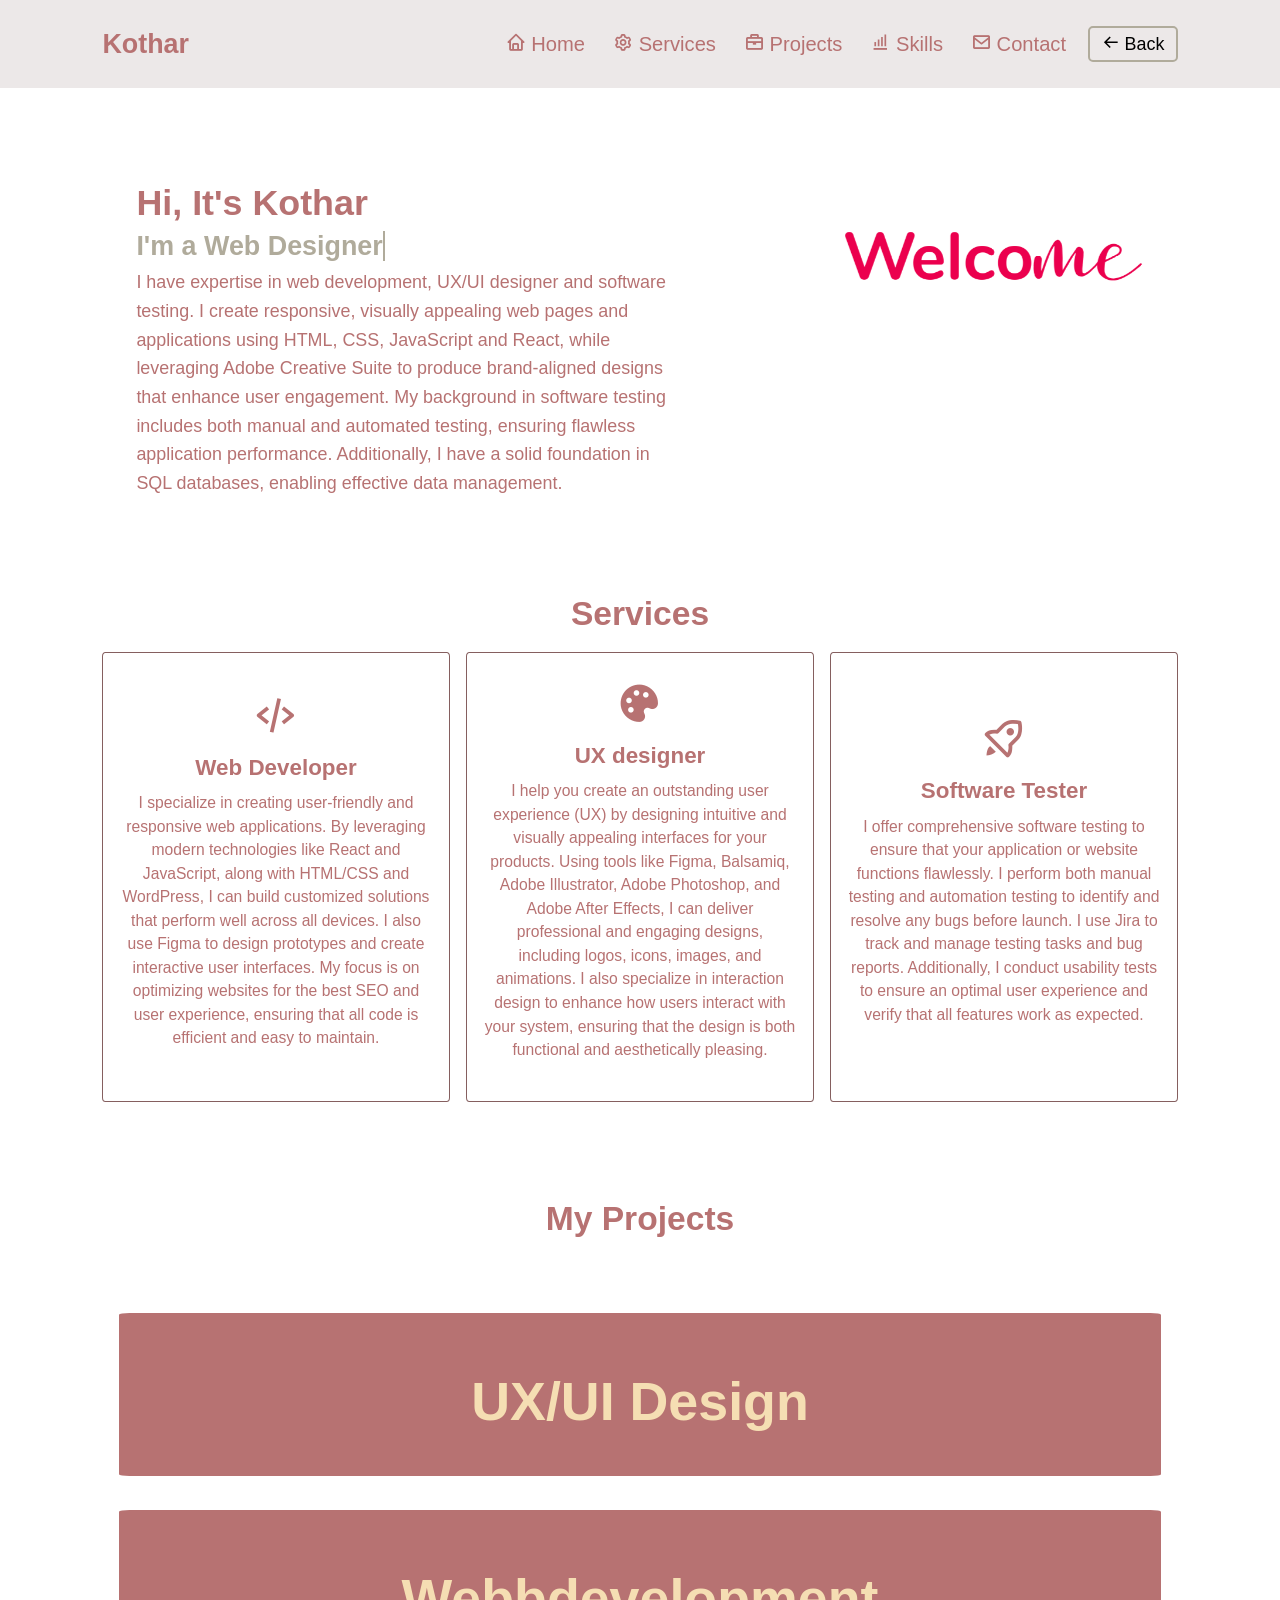
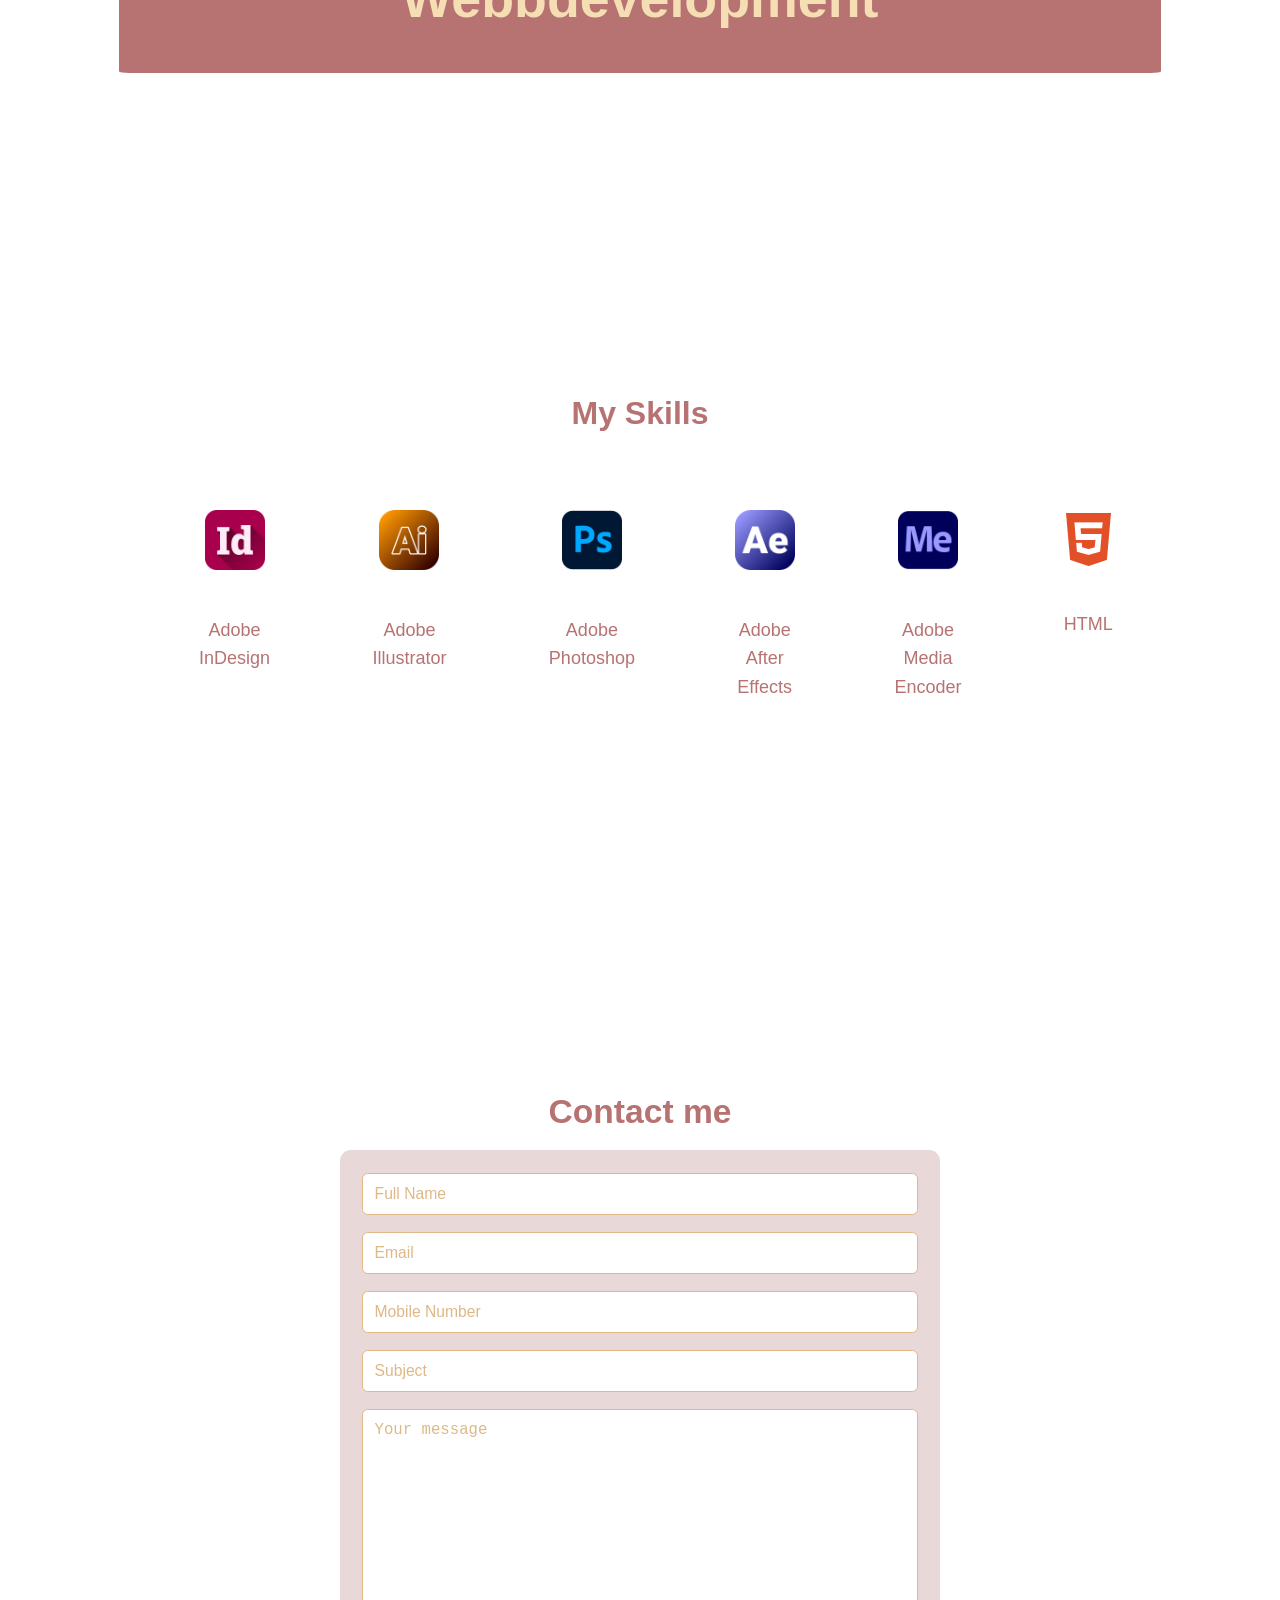
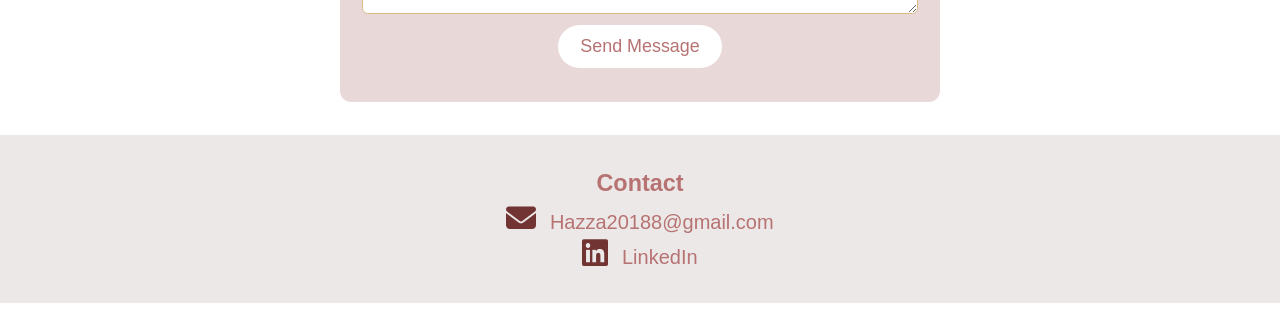
<file: index.html>
<!DOCTYPE html>
<html lang="en">
<head>
  <meta charset="UTF-8">
  <!-- Removed empty meta tag -->
  <meta name="viewport" content="width=device-width, initial-scale=1.0">
  <title>Portfolio</title>
  <!-- Stylesheets -->
 
  <link rel="stylesheet" href="style.css">
  <link href='https://unpkg.com/boxicons@2.1.4/css/boxicons.min.css' rel='stylesheet'>
  <link href="https://cdn.jsdelivr.net/npm/boxicons@2.1.4/css/boxicons.min.css" rel="stylesheet">
  <link rel="stylesheet" href="https://cdnjs.cloudflare.com/ajax/libs/font-awesome/5.15.4/css/all.min.css">
  <link rel="stylesheet" href="https://cdnjs.cloudflare.com/ajax/libs/font-awesome/6.5.0/css/all.min.css">
 
</head>
<body>
  <!-- Background Stars Container (single instance) 
  <div class="stars-container"></div>
  
  <!-- Header Section -->
  <header class="header">
    <a href="#home" class="logo">Kothar</a>
    <i class="bx bx-menu" id="menu-icon" aria-label="Open Menu"></i>
    <nav class="navbar">
      <a href="#home"><i class="bx bx-home"></i> Home</a>
      <a href="#services"><i class="bx bx-cog"></i> Services</a>
      <a href="#projects"><i class="bx bx-briefcase"></i> Projects</a>
      <a href="#skills"><i class="bx bx-bar-chart-alt"></i> Skills</a>
      <a href="#contact"><i class="bx bx-envelope"></i> Contact</a>
      <button id="goBack" class="go-back-btn"><i class="bx bx-arrow-back"></i> Back</button>
    </nav>
  
  </header>
  
  <!-- Main Content -->
  <main>
    <!-- Home Section -->
    <section class="home" id="home">
      <div class="home-content">
        <h1>Hi, It's <span>Kothar</span></h1>
        <h3 class="text-animation">I'm a <span></span></h3>
        <p>
          I have expertise in web development, UX/UI designer and software testing. I create responsive,
          visually appealing web pages and applications using HTML, CSS, JavaScript and React, while leveraging
          Adobe Creative Suite to produce brand-aligned designs that enhance user engagement. My background in
          software testing includes both manual and automated testing, ensuring flawless application performance.
          Additionally, I have a solid foundation in SQL databases, enabling effective data management.
        </p>
      </div>
      <div class="socials-icons">
          <i class=""></i>
        </a>
      
      </div>
      <div class="image-container">
        <img src="welcome.png" alt="Portfolio bild">
      </div>
    </section>
    
    <!-- Services Section -->
    <section class="services" id="services">
      <h2 class="heading">Services</h2>
      <div class="services-container">
        <div class="services-box">
          <i class="bx bx-code-alt"></i>
          <div class="rubrik1">
            <h3>Web Developer</h3>
            <p>
              I specialize in creating user-friendly and responsive web applications. By leveraging modern
              technologies like React and JavaScript, along with HTML/CSS and WordPress, I can build customized
              solutions that perform well across all devices. I also use Figma to design prototypes and create
              interactive user interfaces. My focus is on optimizing websites for the best SEO and user experience,
              ensuring that all code is efficient and easy to maintain.
            </p>
          </div>
        </div>
        <div class="services-box">
          <i class="bx bxs-palette"></i>
          <div class="rubrik2">
            <h3>UX designer</h3>
            <p>
              I help you create an outstanding user experience (UX) by designing intuitive and visually appealing
              interfaces for your products. Using tools like Figma, Balsamiq, Adobe Illustrator, Adobe Photoshop, and Adobe
              After Effects, I can deliver professional and engaging designs, including logos, icons, images, and
              animations. I also specialize in interaction design to enhance how users interact with your system,
              ensuring that the design is both functional and aesthetically pleasing.
            </p>
          </div>
        </div>
        <div class="services-box">
          <i class="bx bx-rocket"></i>
          <div class="rubrik3">
            <h3>Software Tester</h3>
            <p>
              I offer comprehensive software testing to ensure that your application or website functions
              flawlessly. I perform both manual testing and automation testing to identify and resolve any bugs
              before launch. I use Jira to track and manage testing tasks and bug reports. Additionally, I conduct
              usability tests to ensure an optimal user experience and verify that all features work as expected.
            </p>
          </div>
        </div>
      </div>
    </section>
    
    <!-- Projects Section -->
    <section class="projects" id="projects">
      <h2>My Projects</h2>
      <div class="project-container">
    
        <!-- UX/UI project first -->
        <a href="uxproject.html" class="project-card">
          <div class="project-imagee">        
            <h3>UX/UI Design</h3>
          </div>
        </a>
    
        <!-- Web development project second -->
        <a href="project.html" class="project-card">
          <div class="project-image">
            <h3>Webbdevelopment</h3>
          </div>
        </a>
    
      </div>
    </section>
    
    
    <!-- Skills Section -->
    <section id="skills">
      <h2>My Skills</h2>
      <div class="skills-container">
        <div class="skill">
          <img src="indesign.png" alt="Adobe InDesign" class="skill-icon adobe-indesign">
          <p>Adobe InDesign</p>
        </div>
        <div class="skill">
          <img src="illustrator.png" alt="Adobe Illustrator" class="skill-icon adobe-illustrator">
          <p>Adobe Illustrator</p>
        </div>
        <div class="skill">
          <img src="photoshop.png" alt="Adobe Photoshop" class="skill-icon adobe-photoshop">
          <p>Adobe Photoshop</p>
        </div>
        <div class="skill">
          <img src="after-effects.png" alt="Adobe After Effects" class="skill-icon adobe-aftereffects">
          <p>Adobe After Effects</p>
        </div>
        <div class="skill">
          <img src="media.png" alt="Adobe Media Encoder" class="skill-icon adobe-mediaencoder">
          <p>Adobe Media Encoder</p>
        </div>
        <div class="skill"><i class="fab fa-html5 skill-icon"></i><p>HTML</p></div>
        <div class="skill"><i class="fab fa-css3-alt skill-icon"></i><p>CSS</p></div>
        <div class="skill"><i class="fab fa-js skill-icon"></i><p>JavaScript</p></div>
        <div class="skill"><i class="fab fa-react skill-icon"></i><p>React</p></div>
        <div class="skill"><i class="fab fa-wordpress skill-icon"></i><p>WordPress</p></div>
        <div class="skill"><i class="fab fa-figma skill-icon"></i><p>Figma</p></div>
        <div class="skill"><i class="fab fa-git skill-icon"></i><p>Git</p></div>
        <div class="skill"><i class="fas fa-database skill-icon"></i><p>SQL</p></div>
        <div class="skill"><i class="fas fa-tasks skill-icon"></i><p>Automation Testing</p></div>
        <div class="skill"><i class="fas fa-search skill-icon"></i><p>SEO Optimization</p></div>
        <div class="skill"><i class="fas fa-check-circle skill-icon"></i><p>Quality Assurance</p></div>
        <div class="skill"><i class="fas fa-bug skill-icon"></i><p>Bug Reports</p></div>
        <div class="skill"><i class="fas fa-file-alt skill-icon"></i><p>Test Cases</p></div>
        <div class="skill"><i class="fas fa-laptop-code skill-icon"></i><p>Web Design</p></div>
        <div class="skill"><i class="fas fa-users skill-icon"></i><p>User Experience (UX) Design</p></div>
        <div class="skill"><i class="fas fa-paint-brush skill-icon"></i><p>Graphic Design</p></div>
        <div class="skill"><i class="fas fa-cogs skill-icon"></i><p>System Testing</p></div>
        <div class="skill"><i class="fas fa-mobile-alt skill-icon"></i><p>Responsive Design</p></div>
        <div class="skill"><i class="fas fa-puzzle-piece skill-icon"></i><p>Interaction Design</p></div>
        <div class="skill"><i class="fas fa-pencil-ruler skill-icon"></i><p>Prototyping</p></div>
        <div class="skill"><i class="fas fa-vial skill-icon"></i><p>Usability Tests</p></div>
        <div class="skill"><i class="fas fa-chart-line skill-icon"></i><p>Content Editing</p></div>
        <div class="skill"><i class="fas fa-clipboard-list skill-icon"></i><p>Manual Testing</p></div>
        <div class="skill"><i class="fas fa-clipboard-check skill-icon"></i><p>Functional Tests</p></div>
        <div class="skill"><i class="fab fa-jira skill-icon"></i><p>Jira</p></div>
        <div class="skill"><i class="fas fa-film skill-icon"></i><p>Animation</p></div>
        <div class="skill"><i class="fas fa-camera skill-icon"></i><p>Image Editing</p></div>
        <div class="skill"><i class="fas fa-sitemap skill-icon"></i><p>Balsamiq</p></div>
      </div>
    </section>
    
    <!-- Education Section 
    <section id="education">
      <div class="timeline-section">
        <h2 class="heading">Education</h2>
        <div class="timeline-items">
          <div class="timeline-item">
            <div class="timeline-dot"></div>
            <div class="timeline-date">2019</div>
            <div class="timeline-content">
              <h3>Software Tester - IT University</h3>
              <p>
                I completed a software tester program at the IT university. During the program, I gained in-depth knowledge of testing software systems, including both manual and automated testing. I learned how to create test cases, identify bugs, write bug reports, and perform various types of tests such as functional testing, system testing, and usability testing. I also gained practical skills in analyzing requirements, collaborating with development teams, and ensuring applications meet both technical and user needs. This education has equipped me with a strong foundation to work effectively in diverse development teams and to ensure the highest quality in software products.
              </p>
            </div>
          </div>
          <div class="timeline-item">
            <div class="timeline-dot"></div>
            <div class="timeline-date">2022</div>
            <div class="timeline-content">
              <h3>Information Architecture - Borås University</h3>
              <p>
                During my web editor education, I gained strong knowledge in both technical and creative disciplines. The program focused on subjects such as front-end development, design, and SEO, which sparked my interest in web development and UX design. These early experiences laid the foundation for my passion for creating user-friendly, functional, and aesthetically pleasing digital solutions.
              </p>
            </div>
          </div>
        </div>
      </div>
    </section>-->
    
    <!-- Contact Section -->
    <section id="contact">
      <h2>Contact me</h2>
      <form action="https://formspree.io/f/mnnqvbvl" method="POST">
        <div class="inputs-form">
          <input type="text" name="name" placeholder="Full Name" required>
          <input type="email" name="email" placeholder="Email" required>
          <input type="tel" name="phone" placeholder="Mobile Number" required>
          <input type="text" name="subject" placeholder="Subject" required>
          <textarea name="message" rows="10" placeholder="Your message" required></textarea>
        </div>
        <button class="btn" type="submit">Send Message</button>
      </form>
    </section>
  </main>
  <footer class="site-footer">
    <div class="footer-content">
      <h3>Contact</h3>
      <p>
        <i class="fas fa-envelope"></i>
         <a href="mailto:hazza20188@gmail.com">Hazza20188@gmail.com</a>
      </p>
      <p>
        <i class="fab fa-linkedin"></i>
         <a href="http://linkedin.com/in/angel-lll-87a914354" target="_blank">LinkedIn</a>
      </p>
    </div>
  </footer>
  
  
  
  
  <script src="script.js"></script>
</body>
</html>
</file>
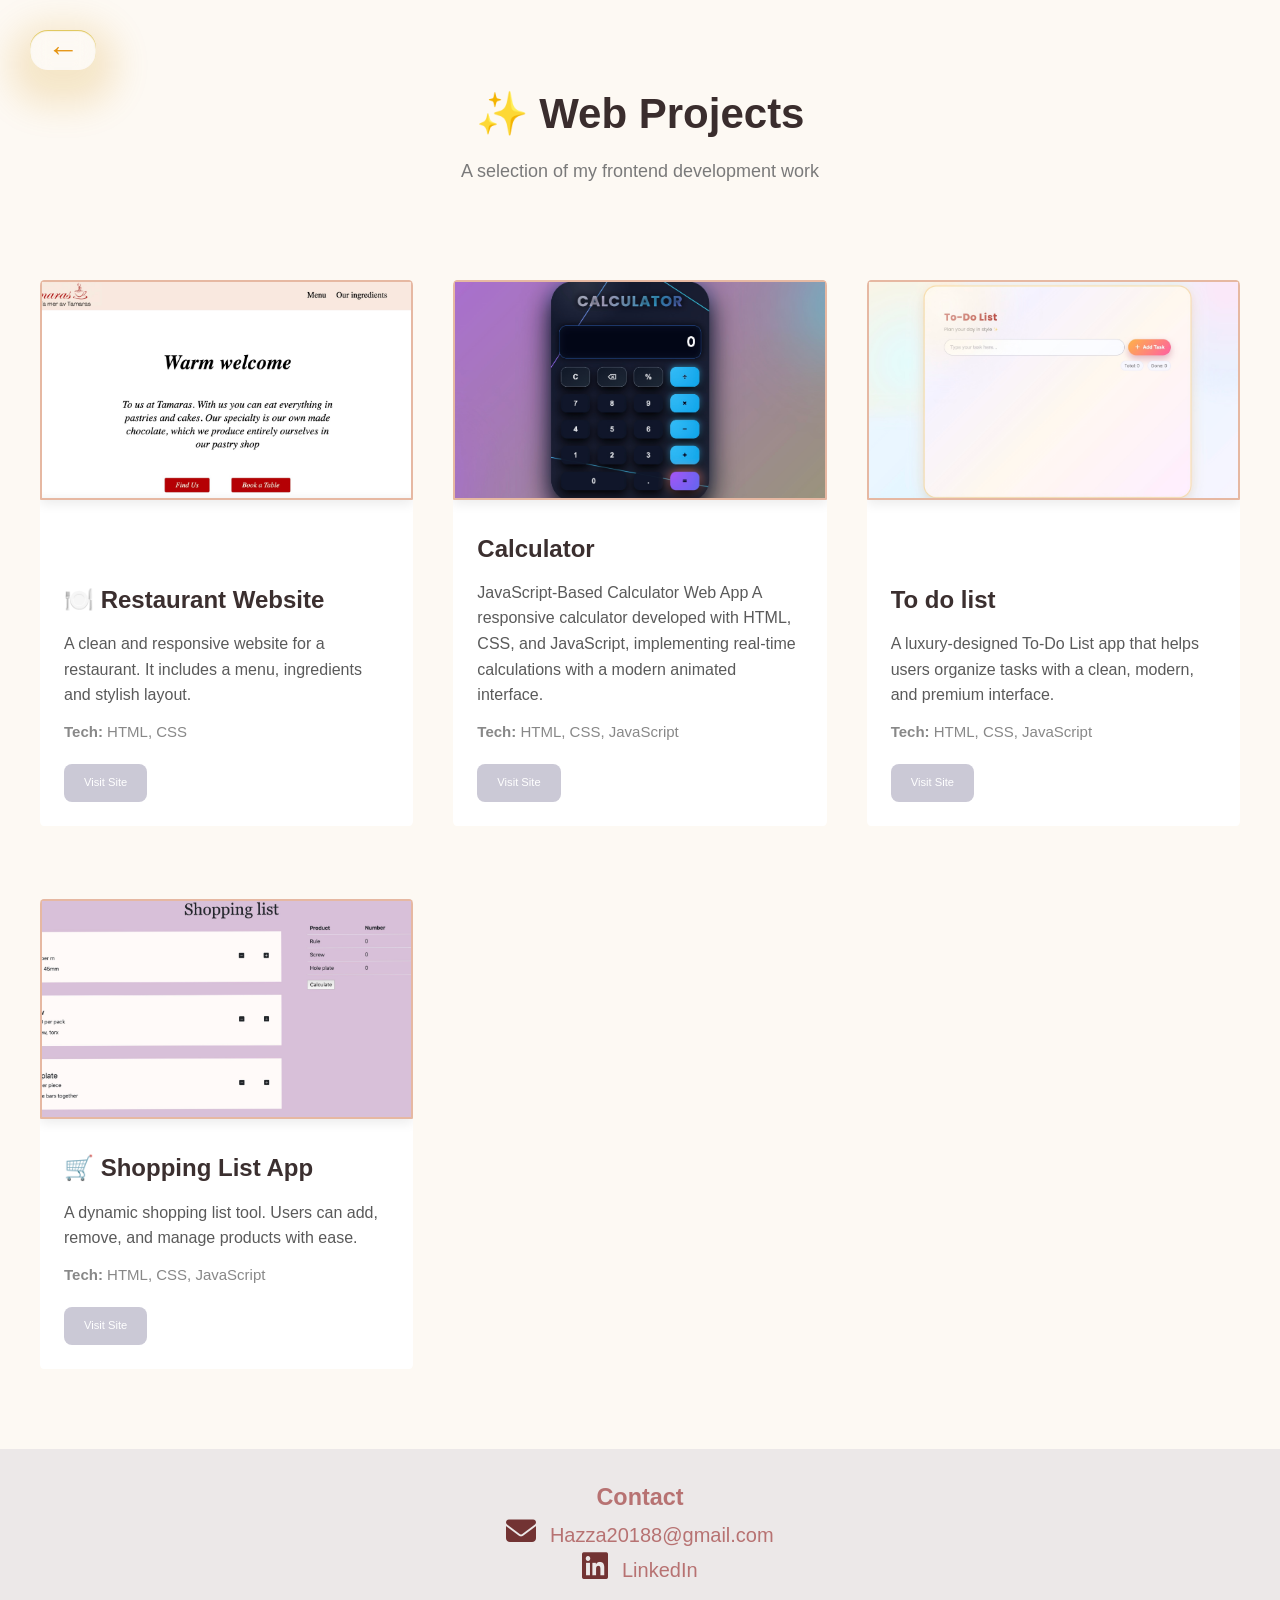
<file: project.html>
<!DOCTYPE html>
<html lang="en">
<head>
  <meta charset="UTF-8" />
  <meta name="viewport" content="width=device-width, initial-scale=1.0"/>
  <title>My Projects</title>
  <link rel="stylesheet" href="style.css" />
  <link rel="stylesheet" href="https://cdnjs.cloudflare.com/ajax/libs/font-awesome/5.15.4/css/all.min.css">
  <link rel="stylesheet" href="https://cdnjs.cloudflare.com/ajax/libs/font-awesome/6.5.0/css/all.min.css">
</head>
<body>
<a href="index.html" class="back-arrow">←</a>

  <section class="projects-section">
    <h1 class="section-title">✨ Web Projects</h1>
    <p class="section-subtitle">A selection of my frontend development work</p>

    <div class="project-grid">

      <!-- Restaurant Project -->
      <div class="project-card elegant">
        <div class="card-image">
          <img src="tamar.jpg" alt="Restaurant Website" />
        </div>
        <div class="card-content">
          <h2 class="project-title">🍽️ Restaurant Website</h2>
          <p class="project-description">
            A clean and responsive website for a restaurant. It includes a menu, ingredients and stylish layout.
          </p>
          <p class="tech-stack"><strong>Tech:</strong> HTML, CSS</p>
          <a href="https://kothar1234.github.io/resturangeeee/" class="project-link" target="_blank">Visit Site</a>
        </div>
      </div>

  <!-- Calculator Project -->
       <div class="project-card elegant">
        <div class="card-image">
          <img src="Calculator.jpeg" alt="Restaurant Website" />
        </div>
        <div class="card-content">
          <h2 class="project-title">Calculator</h2>
          <p class="project-description">
           JavaScript-Based Calculator Web App
           A responsive calculator developed with HTML, CSS, and JavaScript, 
           implementing real-time calculations with a modern animated interface.
          </p>
          <p class="tech-stack"><strong>Tech:</strong> HTML, CSS, JavaScript</p>
          <a href="https://kothar1234.github.io/Calculator/" class="project-link" target="_blank">Visit Site</a>
        </div>
      </div>


  <!-- todolist Project -->

         <div class="project-card elegant">
        <div class="card-image">
          <img src="todo 2.jpg" alt="Restaurant Website" />
        </div>
        <div class="card-content">
          <h2 class="project-title">To do list </h2>
          <p class="project-description">
          A luxury-designed To-Do List app that helps users organize tasks with a 
          clean, modern, and premium interface.
          </p>
          <p class="tech-stack"><strong>Tech:</strong> HTML, CSS, JavaScript</p>
          <a href="https://kothar1234.github.io/todolist/" class="project-link" target="_blank">Visit Site</a>
        </div>
      </div>












      <!-- Shopping List Project -->
      <div class="project-card elegant">
        <div class="card-image">
          <img src="shoplist 2.jpg" alt="Shopping List Website" />
        </div>
        <div class="card-content">
          <h2 class="project-title">🛒 Shopping List App</h2>
          <p class="project-description">
            A dynamic shopping list tool. Users can add, remove, and manage products with ease.
          </p>
          <p class="tech-stack"><strong>Tech:</strong> HTML, CSS, JavaScript</p>
          <a href="https://kothar1234.github.io/maproject/" class="project-link" target="_blank">Visit Site</a>
        </div>
      </div>
    </div>
  </section>

     
  <footer class="site-footer">
    <div class="footer-content">
      <h3>Contact</h3>
      <p>
        <i class="fas fa-envelope"></i>
         <a href="mailto:hazza20188@gmail.com">Hazza20188@gmail.com</a>
      </p>
      <p>
        <i class="fab fa-linkedin"></i>
         <a href="http://linkedin.com/in/angel-lll-87a914354" target="_blank">LinkedIn</a>
      </p>
    </div>
  </footer>

</body>
</html>
</file>
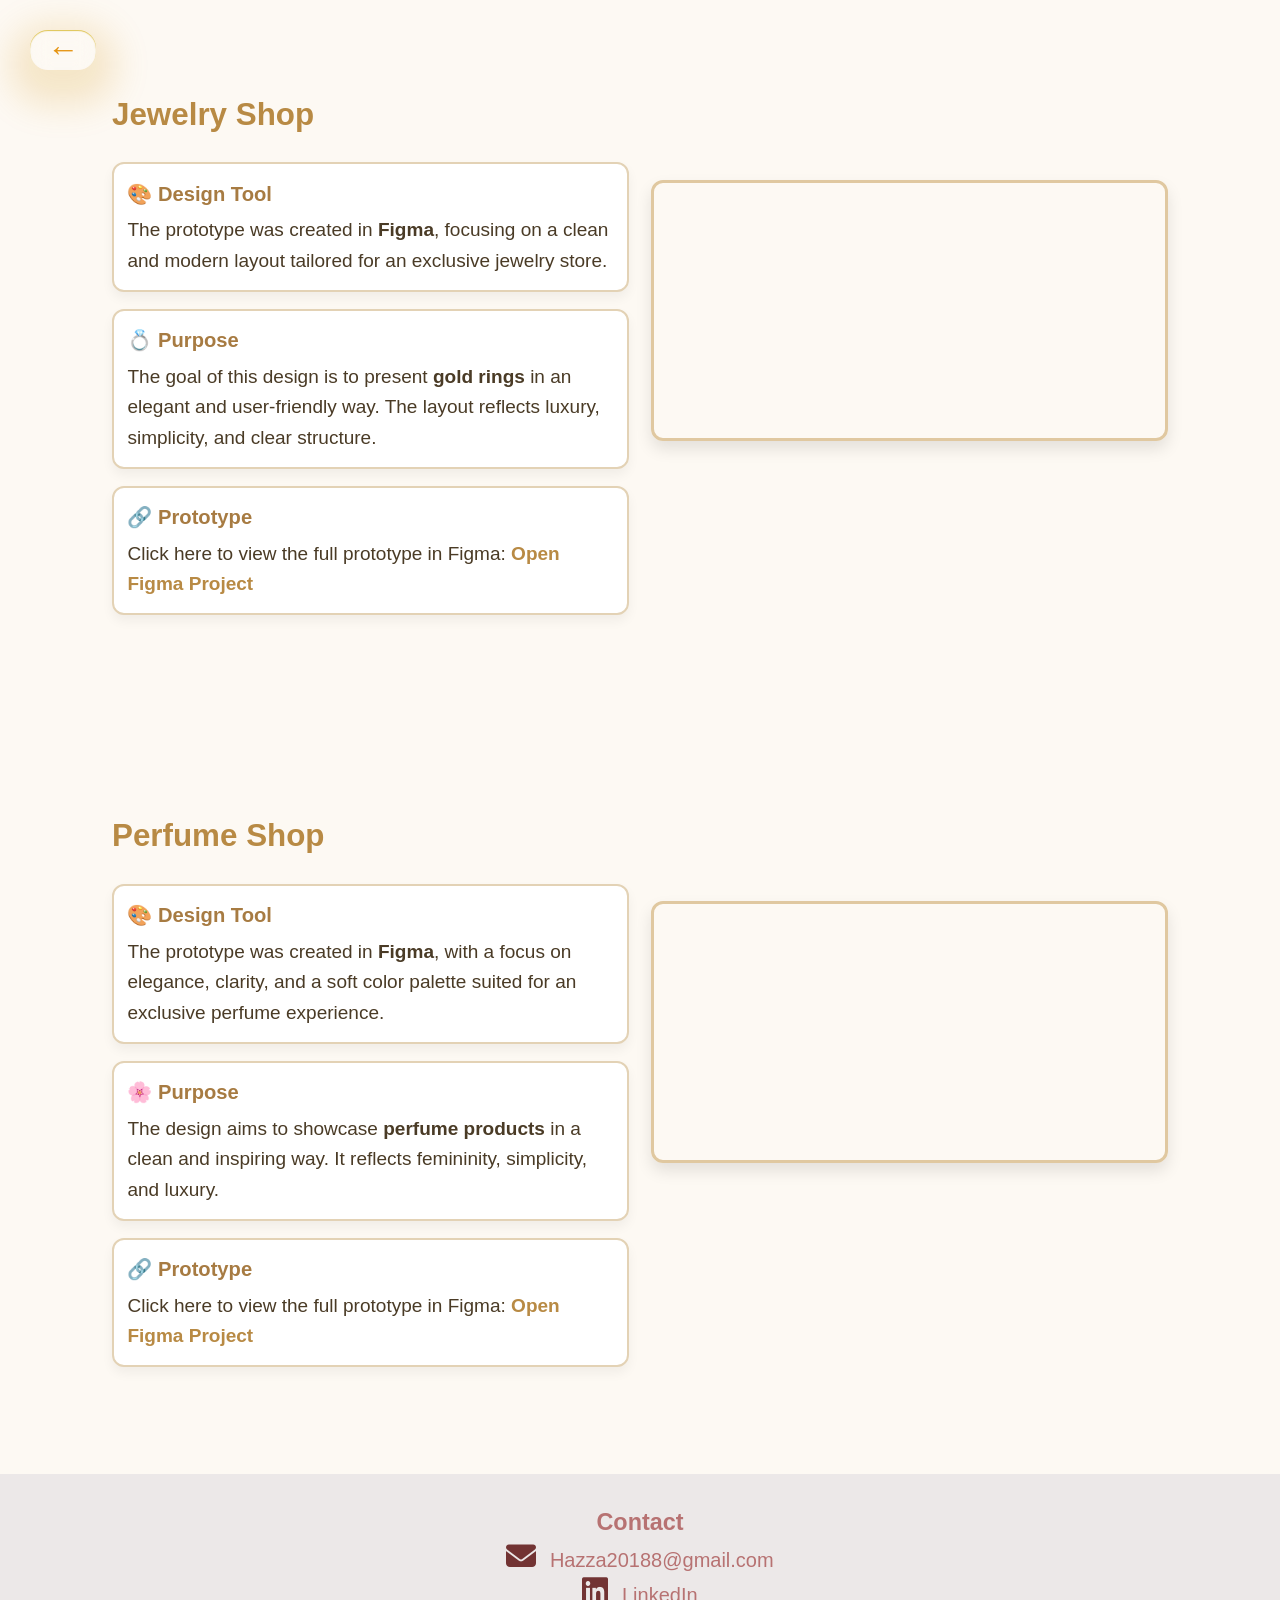
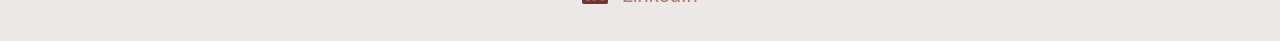
<file: uxproject.html>
<!DOCTYPE html>
<html lang="sv">
<head>
  <meta charset="UTF-8" />
  <meta name="viewport" content="width=device-width, initial-scale=1.0" />
  <title>Figma Design – Guldsmedsbutik</title>
  <link rel="stylesheet" href="style.css" />
  <link rel="stylesheet" href="https://cdnjs.cloudflare.com/ajax/libs/font-awesome/5.15.4/css/all.min.css">
  <link rel="stylesheet" href="https://cdnjs.cloudflare.com/ajax/libs/font-awesome/6.5.0/css/all.min.css">
</head>
<a href="index.html" class="back-arrow">←</a>

<body class="video-page">
    <section class="video-text-section">
        <!-- LEFT: TEXT CONTENT -->
        <div class="text-content">
          <h1 class="title">Jewelry Shop</h1>
      
          <div class="info-points">
            <div class="info-box">
              <h2>🎨 Design Tool</h2>
              <p>
                The prototype was created in <strong>Figma</strong>, focusing on a clean and
                modern layout tailored for an exclusive jewelry store.
              </p>
            </div>
      
            <div class="info-box">
              <h2>💍 Purpose</h2>
              <p>
                The goal of this design is to present <strong>gold rings</strong> in an elegant and user-friendly way.
                The layout reflects luxury, simplicity, and clear structure.
              </p>
            </div>
      
            <div class="info-box">
              <h2>🔗 Prototype</h2>
              <p>
                Click here to view the full prototype in Figma:
                <a href="https://www.figma.com/design/CyXdYQ6ZzJ4lBf6amMaIQ6/Untitled?node-id=166-1421&t=l6ALc6XGXxPqJCss-1" target="_blank">
                  Open Figma Project
                </a>
              </p>
            </div>
          </div>
        </div>
      
        <!-- RIGHT: VIDEO -->
        <div class="video-content">
          <video autoplay muted playsinline loop>
            <source src="Jewelery 2.mp4" type="video/mp4" />
            Your browser does not support video.
          </video>
        </div>
      </section>
      

      <section class="video-text-section">
        <!-- LEFT: TEXT CONTENT -->
        <div class="text-content">
          <h1 class="title">Perfume Shop</h1>
      
          <div class="info-points">
            <div class="info-box">
              <h2>🎨 Design Tool</h2>
              <p>
                The prototype was created in <strong>Figma</strong>, with a focus on elegance, clarity, and a soft color palette
                suited for an exclusive perfume experience.
              </p>
            </div>
      
            <div class="info-box">
              <h2>🌸 Purpose</h2>
              <p>
                The design aims to showcase <strong>perfume products</strong> in a clean and inspiring way.
                It reflects femininity, simplicity, and luxury.
              </p>
            </div>
      
            <div class="info-box">
              <h2>🔗 Prototype</h2>
              <p>
                Click here to view the full prototype in Figma:
                <a href="https://www.figma.com/design/yh9g17nk2B4zFprF21FlOM/Untitled?node-id=0-1&t=HcAxCagNgcWW09PE-1" target="_blank">
                  Open Figma Project
                </a>
              </p>
            </div>
          </div>
        </div>
      
        <!-- RIGHT: VIDEO -->
        <div class="video-content">
          <video autoplay muted playsinline loop>
            <source src="Parfym.mov" type="video/mp4" />
            Your browser does not support video.
          </video>
        </div>
      </section>
      
      
      
  <footer class="site-footer">
    <div class="footer-content">
      <h3>Contact</h3>
      <p>
        <i class="fas fa-envelope"></i>
         <a href="mailto:hazza20188@gmail.com">Hazza20188@gmail.com</a>
      </p>
      <p>
        <i class="fab fa-linkedin"></i>
         <a href="http://linkedin.com/in/angel-lll-87a914354" target="_blank">LinkedIn</a>
      </p>
    </div>
  </footer>
  
  

</body>
</html>
</file>
<file: style.css>
/* ==========================================================================
   RESET & BASE STYLES
   ========================================================================== */


* {
  margin: 0;
  padding: 0;
  box-sizing: border-box;
}

html {
  font-size: 62.5%;
  /* 1rem ≈ 10px */
  scroll-behavior: smooth;
}

body {
  font-family: 'Poppins', sans-serif;
  background-color: var(--bg-color);
  color: var(--text-color);
  line-height: 1.6;
  transition: background-color 0.5s ease, color 0.5s ease;
}

/* ==========================================================================
     ROOT VARIABLES & THEME OVERRIDES
     ========================================================================== */

:root {
  --bg-color: white;
  --text-color: rgb(183, 114, 114);
  --main-color: rgb(176, 171, 155);
  --header-bg-color: rgb(236, 232, 232);
  --secondary-bg-color: black;
}

.dark-theme {
  --bg-color: white;
  --text-color: rgb(98, 62, 14);
  --header-bg-color: rgb(165, 124, 42);
  --secondary-bg-color: white;
}

/* ==========================================================================
     GLOBAL ELEMENT STYLING & UTILITIES
     ========================================================================== */


a {
  text-decoration: none;
  color: inherit;
}

/* ==========================================================================
     HEADER & NAVIGATION
     ========================================================================== */


.header {
  position: fixed;
  top: 0;
  left: 0;
  width: 100%;
  padding: 2rem 5%;
  /* Reduced from 3rem */
  background: var(--header-bg-color);
  display: flex;
  justify-content: space-between;
  align-items: center;
  z-index: 1000;
}
/* زر السهم */
.back-arrow {
  position: fixed;
  top: 30px;
  left: 30px;
  width: 66px;
  height: 40px;
  display: flex;
  align-items: center;
  justify-content: center;
  font-size: 32px;
  font-weight: bold;
  text-decoration: none;
  color: #e59411;
  background: linear-gradient(
    135deg,
    #dad7d1,

  );

  border-radius: 18px;

  box-shadow:
    0 15px 35px 20px rgba(211, 142, 5, 0.18),
    inset 0 1px 1px rgba(209, 173, 13, 0.7);

  backdrop-filter: blur(10px);
  -webkit-backdrop-filter: blur(10px);

  transition: 
    transform 0.3s ease,
    box-shadow 0.3s ease,
    background 0.3s ease;
}

/* Hover ناررري */
.back-arrow:hover {
  transform: translateX(-6px) scale(1.05);

  background: linear-gradient(
    135deg,
    #fdfdfd,
    #dcdcdc
  );

  box-shadow:
    0 25px 50px rgba(0, 0, 0, 0.25),
    inset 0 1px 2px rgba(255, 255, 255, 0.9);
}

/* Active (لما ينضغط) */
.back-arrow:active {
  transform: scale(0.95);
}


.image-container img {
  width: 300px;
  /* Ändra till önskad storlek */
  position: relative;
  animation: slideIn 1s ease-out forwards;
  opacity: 0;
}

@keyframes slideIn {
  0% {
    transform: translateX(100%);
    opacity: 0;
  }

  100% {
    transform: translateX(0);
    opacity: 1;
  }
}

.logo {
  font-size: 2.4rem;
  font-weight: 800;
  cursor: pointer;
}

.logo span {
  color: var(--main-color);
}

.navbar {
  display: flex;
  align-items: center;
  gap: 1.5rem;
  /* Reduced gap */
}

.navbar a {
  font-size: 1.6rem;
  padding: 0.5rem;
  transition: color 0.3s ease, border-bottom 0.3s ease;
}

.navbar a:hover,
.navbar a:focus {
  color: var(--main-color);
  border-bottom: 2px solid var(--main-color);
}

#menu-icon {
  font-size: 3rem;
  color: var(--main-color);
  cursor: pointer;
  display: none;
}

.go-back-btn {
  background: none;
  font-size: 1.6rem;
  cursor: pointer;
  padding: 0.5rem 1rem;
  border: 2px solid var(--main-color);
  border-radius: 5px;
  transition: background 0.3s ease;
}

.go-back-btn:hover {
  background: var(--main-color);
  color: var(--bg-color);
}

/* ==========================================================================
     THEME TOGGLE SWITCH
     ========================================================================== */


.switch {
  position: relative;
  display: inline-block;
  width: 3.5em;
  height: 2em;
  cursor: pointer;
}

.switch input {
  opacity: 0;
  width: 0;
  height: 0;
}

.slider {
  position: absolute;
  top: 0;
  left: 0;
  right: 0;
  bottom: 0;
  background-color: #20262c;
  border-radius: 30px;
  transition: 0.5s;
}

.slider:before {
  content: "";
  position: absolute;
  height: 1.4em;
  width: 1.4em;
  border-radius: 50%;
  left: 10%;
  bottom: 15%;
  background: var(--bg-color);
  transition: 0.5s;
}

.decoration {
  position: absolute;
  height: 2px;
  width: 2px;
  border-radius: 50%;
  right: 20%;
  top: 15%;
  background: #e5f041e6;
  backdrop-filter: blur(10px);
  transition: all 0.5s;
}

input:checked+.slider {
  background-color: #5494de;
}

input:checked+.slider:before {
  transform: translateX(100%);
}

/* ==========================================================================
     BACKGROUND STARS
     ========================================================================== */


.stars-container {
  position: fixed;
  top: 0;
  left: 0;
  width: 100vw;
  height: 100vh;
  z-index: -1;
  overflow: hidden;
}

.star {
  position: absolute;
  background: gold;
  border-radius: 50%;
  opacity: 1;
  animation: twinkle 2s infinite alternate ease-in-out, moveStars 10s linear infinite;
}

.light-theme .star {
  background-color: black;
}

@keyframes twinkle {
  from {
    opacity: 0.5;
    transform: scale(0.9);
  }

  to {
    opacity: 1;
    transform: scale(1.2);
  }
}

@keyframes moveStars {
  from {
    transform: translateY(-5vh);
  }

  to {
    transform: translateY(100vh);
  }
}

/* ==========================================================================
     SECTION BASE STYLES (Overall reduced spacing)
     ========================================================================== */
section {
  padding: 2rem 5%;
  /* Reduced overall padding */
}

/* ==========================================================================
     HOME SECTION
     ========================================================================== */
.home {
  display: flex;
  flex-direction: column;
  align-items: center;
  text-align: center;
  gap: 1.5rem;
  padding-top: 8rem;
  /* Reduced top padding */
}

.home-content h1 {
  font-size: 3.2rem;
  line-height: 1.2;
  opacity: 0;
  transform: translateX(70px);
  animation: slideInFromLeft 1.2s ease-in-out forwards 0.2s;
  padding-top: 80px;
}

@keyframes slideInFromLeft {
  from {
    transform: translateX(-100%);
    opacity: 0;
  }

  to {
    transform: translateX(0);
    opacity: 1;
  }
}

.home-content h3 {
  font-size: 2.4rem;
}

.text-animation {
  font-size: 2.4rem;
  color: var(--main-color);
  position: relative;
  display: inline-block;
}

.text-animation span {
  border-right: 2px solid var(--main-color);
  overflow: hidden;
  white-space: nowrap;
  animation: typing 0.6s steps(20, end) 1, cursor 0.6s steps(1) infinite;
}

@keyframes typing {
  from {
    width: 0;
  }

  to {
    width: 100%;
  }
}

@keyframes cursor {
  50% {
    border-right-color: transparent;
  }
}

.home-content p {
  font-size: 1.6rem;
  opacity: 0;
  transform: translateX(85px);
  animation: slideInFromRight 1.2s ease-in-out forwards 0.5s;
}

@keyframes slideInFromRight {
  from {
    transform: translateX(100%);
    opacity: 0;
  }

  to {
    transform: translateX(0);
    opacity: 1;
  }
}

.socials-icons {
  margin-top: 1rem;
  display: flex;
  gap: 1rem;
  justify-content: center;
}

.socials-icons a {
  display: flex;
  align-items: center;
  justify-content: center;
  width: 4rem;
  height: 4rem;
  border: 0.2rem solid var(--main-color);
  border-radius: 50%;
  font-size: 2rem;
  color: var(--main-color);
  transition: transform 0.3s ease, background 0.3s ease, box-shadow 0.3s ease;
}

.socials-icons a:hover {
  background-color: goldenrod;
  color: black;
  transform: scale(1.2) translateY(-5px);
  box-shadow: 0 0 25px var(--main-color);
}

/* ==========================================================================
     SERVICES SECTION
     ========================================================================== */


.services .heading {
  text-align: center;
  font-size: 3rem;
  margin-bottom: 1rem;
  /* Reduced margin */
}

.services-container {
  display: flex;
  flex-direction: column;
  gap: 1.5rem;
}

.services-box {
  flex: 1 1 300px;
  display: flex;
  flex-direction: column;
  align-items: center;
  justify-content: center;
  text-align: center;
  background: white;
  padding: 2rem 1.5rem 3rem;
  height: 450px;
  border-radius: 1%;
  border: 1px solid rgb(133, 95, 95);
  cursor: pointer;
  transition: 0.4s ease;
}

.services-box:hover {
  transform: scale(1.1);

}


.services-box i {
  font-size: 4rem;
  margin-bottom: 1rem;
}

.services-box h3 {
  font-size: 2rem;
  margin-bottom: 0.5rem;
}

.services-box p {
  font-size: 1.4rem;
  line-height: 1.5;
}

/* ==========================================================================
     PROJECTS SECTION
     ========================================================================== */

.projects h2 {
  text-align: center;
  font-size: 3rem;
  margin-bottom: 1rem;
  /* Reduced margin */
}

.project-container {
  flex: 1 1 300px;
  display: flex;
  flex-direction: column;
  align-items: center;
  justify-content: center;
  text-align: center;
  background: white;
  padding: 2rem 1.5rem 3rem;
  height: 450px;
  border-radius: 1%;

  cursor: pointer;
  transition: 0.4s ease;
}

.project-card {
  background-color: white;
  color: wheat;
  width: 100%;
  margin-top: 3rem;
  border-radius: 1%;
  overflow: hidden;
  transition: transform 0.3s ease, box-shadow 0.3s ease;
  display: flex;
  flex-direction: column;
  justify-content: space-between;
}

.project-card:hover {
  transform: scale(1.1);
  background-color: white;
  color: black;
  border-radius: 1%;
}

.project-image {
  height: 200px;
  background-color: rgb(183, 114, 114);
  background-size: cover;
  background-position: center;
}

.project-image:hover {
  background-color: wheat;
  color: rgb(183, 114, 114);
}

.project-imagee {
  height: 200px;
  text-align: center;
  background-color: rgb(183, 114, 114);
  background-size: cover;
  background-position: center;
}

.project-imagee:hover {
  background-color: wheat;
  color: rgb(183, 114, 114);
}




.project-info {
  padding: 15px;
  background: white;
}



.project-card h3 {
  font-size: 4.8rem;
  margin-top: 4rem;

}

.projects-section {
  padding: 80px 40px;
  text-align: center;
  background-color: #fdf9f3;
}

.section-title {
  font-size: 42px;
  font-weight: 600;
  margin-bottom: 10px;
  color: #3a2d2d;
}

.section-subtitle {
  font-size: 18px;
  color: #7a7a7a;
  margin-bottom: 60px;
}

.project-grid {
  display: grid;
  grid-template-columns: repeat(auto-fit, minmax(320px, 1fr));
  gap: 40px;
  max-width: 1200px;
  margin: 0 auto;
}


.project-card:hover {
  transform: translateY(-5px);
}

.card-image img {
  width: 100%;
  height: 220px;
  object-fit: cover;
  border-radius: 1px;
  border: 2px solid #e6b8a2;
  /* mjukare än darksalmon */
  box-shadow: 0 4px 12px rgba(0, 0, 0, 0.08);
  transition: transform 0.3s ease, box-shadow 0.3s ease;
}

.card-image img:hover {
  transform: scale(1.02);
  box-shadow: 0 6px 20px rgba(0, 0, 0, 0.12);
}


.card-content {
  padding: 24px;
  text-align: left;
}

.project-title {
  font-size: 24px;
  margin-bottom: 12px;
  color: #3b2f2f;
}

.project-description {
  font-size: 16px;
  color: #5a5a5a;
  margin-bottom: 12px;
  line-height: 1.6;
}

.tech-stack {
  font-size: 15px;
  color: #888;
  margin-bottom: 20px;
}

.project-link {
  display: inline-block;
  padding: 10px 20px;
  background-color: rgb(203, 201, 214);
  color: #fff;
  border-radius: 8px;
  text-decoration: none;
  font-weight: 500;
  transition: background 0.3s ease;
}

.project-link:hover {
  background-color: #cec0b5;
}

/* ==========================================================================
     SKILLS SECTION
     ========================================================================== */
.skill-icon {
  width: 60px;
  height: 60px;
  object-fit: contain;
  font-size: 60px;
  transition: transform 0.3s ease;
}

.skill:hover .skill-icon {
  transform: scale(1.2);
}

.skills-container {
  display: flex;
  gap: 20px;
  overflow-x: auto;
  padding: 10px;
  width: 90%;
  max-width: 1200px;
  margin: 0 auto;
  cursor: grab;
}

.skill p {
  margin-top: 10px;
  font-size: 18px;
  color: #333;
  text-align: center;
}

#skills {
  padding: 50px;
  text-align: center;
  width: 100vw;
  height: 100vh;
  display: flex;
  flex-direction: column;
  justify-content: center;
  align-items: center;
  overflow: hidden;
}

#skills h2 {
  font-size: 32px;
  margin-bottom: 20px;
}

.skill-icon {
  width: 60px;
  height: 60px;
  object-fit: contain;
  font-size: 60px;
  transition: transform 0.3s ease;
}

.skill:hover .skill-icon {
  transform: scale(1.2);
}

.skills-container {
  display: flex;
  gap: 30px;
  padding: 50px;
  width: 90%;
  max-width: 1200px;
  margin: 0 auto;
  cursor: grab;
}

.skill p {
  margin-top: 40px;
  margin: 40px;
  font-size: 18px;
  color: rgb(183, 114, 114);
  text-align: center;
}


.light-theme .skill p {
  color: black;

}


.skill .fa-html5 {
  color: #e34f26;
}

.skill .fa-css3-alt {
  color: #1572B6;
}

.skill .fa-js {
  color: #f7df1e;
}

.skill .fa-react {
  color: #61DBFB;
}

.skill .fa-wordpress {
  color: #21759B;
}

.skill .fa-figma {
  color: #F24E1E;
}

.skill .fa-git {
  color: #F05032;
}

.skill .fa-database {
  color: #00758F;
}

.skill .fa-search {
  color: #ff5722;
}

.skill .fa-tasks {
  color: #00bcd4;
}

.skill .fa-check-circle {
  color: #4CAF50;
}

.skill .fa-bug {
  color: #D32F2F;
}

.skill .fa-file-alt {
  color: #607D8B;
}

.skill .fa-laptop-code {
  color: #FF9800;
}

.skill .fa-users {
  color: #8E44AD;
}

.skill .fa-paint-brush {
  color: #3498DB;
}

.skill .fa-cogs {
  color: #2C3E50;
}

.skill .fa-mobile-alt {
  color: #4CAF50;
}

.skill .fa-puzzle-piece {
  color: #E91E63;
}

.skill .fa-pencil-ruler {
  color: #9C27B0;
}

.skill .fa-vial {
  color: #00BCD4;
}

.skill .fa-chart-line {
  color: #009688;
}

.skill .fa-clipboard-list {
  color: #795548;
}

.skill .fa-clipboard-check {
  color: #FF5722;
}

.skill .fa-jira {
  color: #0052CC;
}

.skill .fa-film {
  color: #f39c12;
}

.skill .fa-camera {
  color: #2ecc71;
}

.skill .fa-sitemap {
  color: #16a085;
}

.adobe-indesign {
  color: #FF5C8D;
}

.adobe-illustrator {
  color: #FF8C00;
}

.adobe-photoshop {
  color: #31A8FF;
}

.adobe-aftereffects {
  color: #8E24AA;
  ;
}

.adobe-mediaencoder {
  color: #B9D1E1;
}

.skills-container::-webkit-scrollbar {
  height: 8px;
}

.skills-container::-webkit-scrollbar-thumb {
  background-color: rgb(47, 31, 31);
  border-radius: 10px;
  /* GÃ¶r pinnen mer rundad */
}

.skills-container::-webkit-scrollbar-track {
  background-color: rgba(255, 255, 255, 0.2);
  /* GÃ¶r bakgrunden pÃ¥ scrollbaren lite synlig */
}

.light-theme .skills-container::-webkit-scrollbar-thumb {
  background-color: rgb(121, 104, 104);
}

.light-theme .skills-container::-webkit-scrollbar-track {
  background-color: rgba(150, 47, 47, 0.2);
  /* GÃ¶r bakgrunden pÃ¥ scrollbaren lite synlig */
}



/* ==========================================================================
     EDUCATION / TIMELINE SECTION
     ========================================================================== */

.timeline-section {
  padding: 3rem 5%;
  /* Reduced padding */
}

.timeline-section .heading {
  text-align: center;
  font-size: 3rem;
  margin-bottom: 1rem;
  /* Reduced margin */
}

.timeline-items {
  position: relative;
  margin: auto;
  max-width: 800px;
  padding: 0 2rem;
}

.timeline-items::before {
  content: "";
  position: absolute;
  width: 5px;
  height: 100%;
  background: var(--main-color);
  left: calc(50% - 1px);
}

.timeline-item {
  position: relative;
  margin-bottom: 1.5rem;
  /* Reduced margin */
}

.timeline-dot {
  width: 21px;
  height: 21px;
  background: var(--main-color);
  border-radius: 50%;
  position: absolute;
  left: calc(50% - 8px);
  top: 10px;
}

.timeline-date {
  font-size: 2rem;
  font-weight: bold;
  margin: 0.6rem 0 1.5rem;
  color: white;
}

.light-theme .timeline-date {
  color: darkgoldenrod;
}

.timeline-content {
  background: var(--main-color);
  color: black;
  padding: 2rem;
  border-radius: 1em;
  transition: transform 0.3s ease, box-shadow 0.3s ease;
}

.timeline-content:hover {
  transform: scale(1.1);
  border-radius: 1%;
  border: 3px solid gold;
  box-shadow: 0 0 95px rgb(201, 9, 115);
}

.timeline-content h3 {
  font-size: 2rem;
  margin-bottom: 0.5rem;
  color: white;
}

.timeline-content p {
  font-size: 1.6rem;
  line-height: 1.5;
  color: white;
}

/* ==========================================================================
     CONTACT SECTION
     ========================================================================== */

#contact {
  padding: 3rem 5%;
  /* Reduced padding */
  text-align: center;
}

#contact h2 {
  font-size: 3rem;
  margin-bottom: 1rem;
  /* Reduced margin */
}

#contact form {
  background-color: rgb(232, 216, 216);
  padding: 2rem;
  border-radius: 1rem;
  max-width: 600px;
  margin: auto;
  transition: box-shadow 0.3s ease;
}

.inputs-form {
  display: flex;
  flex-direction: column;
  gap: 1.5rem;
}

.inputs-form input,
.inputs-form textarea {
  width: 100%;
  padding: 1rem;
  font-size: 1.4rem;
  border-radius: 0.5rem;
  border: 1px solid burlywood;
  background: white;
  color: rgb(186, 176, 162);
  transition: background 0.3s ease, color 0.3s ease;
}

.inputs-form input::placeholder,
.inputs-form textarea::placeholder {
  color: burlywood;
}

button.btn {
  padding: 1rem 2rem;
  margin: 1rem;
  font-size: 1.6rem;
  background: rgb(255, 255, 255);
  border: none;
  color: rgb(183, 114, 114);
  border-radius: 2rem;
  cursor: pointer;
  transition: background 0.3s ease;
}

button.btn:hover {
  background: rgb(242, 239, 239);
}

.light-theme #contact input,
.light-theme #contact textarea {
  background-color: white;
  color: rgb(231, 223, 213);
  border: 1px solid rgb(165, 124, 42);
}

.light-theme #contact .btn {
  background-color: rgb(165, 124, 42);
  color: rgb(77, 47, 47);
}

.light-theme #contact .btn:hover {
  background-color: rgb(233, 210, 194);
}

.site-footer {
  background-color: var(--header-bg-color);
  padding: 30px 20px;
  text-align: center;
  font-size: 20px;

  font-family: Arial, sans-serif;
}

.site-footer a {
  font-size: 20px;
  color: rgb(183, 114, 114);
  text-decoration: none;
}

.site-footer a:hover {
  text-decoration: underline;
}

.site-footer i {
  font-size: 30px;
  margin-right: 8px;
  color: rgb(114, 51, 51);
}


.video-text-section {
  display: flex;
  flex-wrap: wrap;
  justify-content: space-between;
  align-items: flex-start;
  gap: 2rem;
  padding: 8rem 10rem;
  background: #fdf9f3;
}

.text-content {
  flex: 1;
  min-width: 320px;
  max-width: 600px;
}

.text-content .title {
  font-size: 2.8rem;
  color: #b88a44;
  margin-bottom: 2rem;
}

.info-box {
  background: #fff;
  border: 2px solid #e3d2b5;
  border-radius: 12px;
  padding: 1.2rem;
  margin-bottom: 1.5rem;
  box-shadow: 0 6px 12px rgba(0, 0, 0, 0.05);
}

.info-box h2 {
  color: #a77b42;
  font-size: 1.8rem;
  margin-bottom: 0.5rem;
}

.info-box p {
  font-size: 1.7rem;
  color: #4a3b26;
}

.info-box a {
  color: #b88a44;
  font-weight: bold;
  text-decoration: none;
}

.info-box a:hover {
  text-decoration: underline;
}

.video-content {
  flex: 1;
  min-width: 300px;
  max-width: 600px;
  margin-top: 90px;
  /* 👈 Justera detta värde för mer/mindre avstånd */
}

.video-content video {
  width: 100%;
  border-radius: 12px;
  border: 3px solid #e0c8a0;
  box-shadow: 0 8px 16px rgba(0, 0, 0, 0.1);
}











/* ==========================================================================
     MEDIA QUERIES
     ========================================================================== */

/* MOBILE (max-width: 767px) */
/* -------------------------------------------------------------------------- */
/* Show hamburger menu & use off‑canvas navigation */
@media (max-width: 767px) {
  #menu-icon {
    display: block;
  }

  .navbar {
    position: fixed;
    top: 0;
    right: 0;
    background: var(--header-bg-color);
    flex-direction: column;
    align-items: flex-start;
    width: 70%;
    height: 100vh;
    padding: 2rem;
    transform: translateX(100%);
    transition: transform 0.3s ease-in-out;
  }

  .navbar.active {
    transform: translateX(0);
  }

  .navbar a {
    margin-bottom: 1.5rem;
    font-size: 1.8rem;
  }

  .go-back-btn {
    align-self: flex-end;
    margin-top: auto;
  }
}

/* TABLETS (min-width: 768px) */
@media (min-width: 768px) {
  .home {
    flex-direction: row;
    justify-content: space-around;
    text-align: left;
    padding-top: 2rem;
  }

  .home-content {
    max-width: 50%;
    padding-top: 80px;
  }

  .services-container {
    flex-direction: row;
    justify-content: center;
  }

  .project-container {
    grid-template-columns: repeat(2, 1fr);
  }

  .skills-container {
    gap: 2rem;
  }
}

/* DESKTOPS (min-width: 1024px) */
@media (min-width: 1024px) {
  html {
    font-size: 70%;
  }

  .header {
    padding: 2rem 8%;
  }

  .navbar a {
    font-size: 1.8rem;
  }

  /* Show full navigation on desktop */
  #menu-icon {
    display: none;
  }

  .project-container {
    grid-template-columns: repeat(3, 1fr);
  }

  /* Enhanced purple shadows for big screens */
  .services-box:hover {
    box-shadow: 0 0 120px rgb(255, 4, 142);
  }



  .timeline-content:hover {
    box-shadow: 0 0 120px rgb(201, 9, 115);
  }

  /* Overall section spacing slightly increased but still compact */
  section {
    padding: 4rem 8%;
  }
}
</file>
